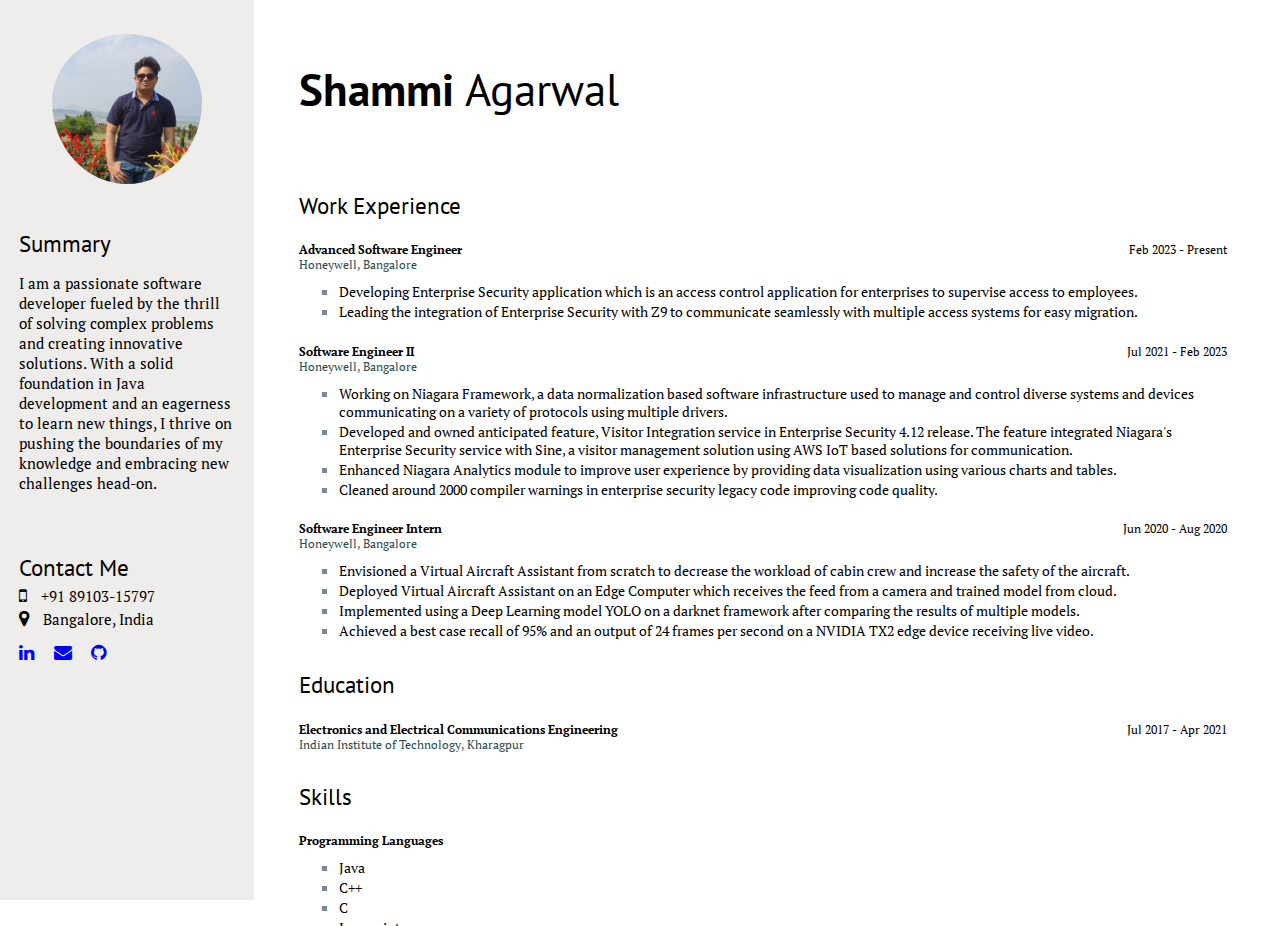
<file: index.html>
<!DOCTYPE html>
<html lang="en">
  <head>
    <meta charset="UTF-8" />
    <meta name="viewport" content="width=device-width, initial-scale=1.0" />
    <link
      rel="stylesheet"
      href="https://cdnjs.cloudflare.com/ajax/libs/font-awesome/4.7.0/css/font-awesome.min.css"
    />
    <link rel="stylesheet" href="./style/styles.css" />
    <link rel="preconnect" href="https://fonts.googleapis.com" />
    <link rel="preconnect" href="https://fonts.gstatic.com" crossorigin />
    <link
      href="https://fonts.googleapis.com/css2?family=PT+Sans&family=PT+Serif&display=swap"
      rel="stylesheet"
    />
    <title>My Resume</title>
  </head>
  <body>
    <div class="resume">
      <div class="about-me">
        <img src="./assets/images/profile.jpg" alt="profile picture" />
        <div class="summary">
          <h2>Summary</h2>
          <p>
            I am a passionate software developer fueled by the thrill of solving
            complex problems and creating innovative solutions. With a solid
            foundation in Java development and an eagerness to learn new things,
            I thrive on pushing the boundaries of my knowledge and embracing new
            challenges head-on.
          </p>
        </div>
        <div class="contact">
          <h2>Contact Me</h2>
          <span>
            <i class="fa fa-mobile"></i>
            +91 89103-15797
          </span>
          <span>
            <i class="fa fa-map-marker"></i>
            Bangalore, India
          </span>
          <div>
            <a
              href="https://www.linkedin.com/in/shammi-agarwal-b02268188"
              target="_blank"
            >
              <i class="fa fa-linkedin"></i>
            </a>
            <a href="mailto:shammi2k@gmail.com" target="_blank">
              <i class="fa fa-envelope"></i>
            </a>
            <a href="https://github.com/Shammi2k" target="_blank">
              <i class="fa fa-github"></i>
            </a>
          </div>
        </div>
      </div>
      <div class="resume-main">
        <h1><span>Shammi</span> Agarwal</h1>
        <div class="resume-content">
          <div class="experience">
            <h2>Work Experience</h2>
            <div class="bullet">
              <div class="title">
                <div class="first-line">
                  <div class="name">Advanced Software Engineer</div>
                  <div class="date">Feb 2023 - Present</div>
                </div>
                <div class="sub-heading">Honeywell, Bangalore</div>
              </div>
              <ul>
                <li>
                  Developing Enterprise Security application which is an access
                  control application for enterprises to supervise access to
                  employees.
                </li>
                <li>
                  Leading the integration of Enterprise Security with Z9 to
                  communicate seamlessly with multiple access systems for easy
                  migration.
                </li>
              </ul>
            </div>
            <div class="bullet">
              <div class="title">
                <div class="first-line">
                  <div class="name">Software Engineer II</div>
                  <div class="date">Jul 2021 - Feb 2023</div>
                </div>
                <div class="sub-heading">Honeywell, Bangalore</div>
              </div>
              <ul>
                <li>
                  Working on Niagara Framework, a data normalization based
                  software infrastructure used to manage and control diverse
                  systems and devices communicating on a variety of protocols
                  using multiple drivers.
                </li>
                <li>
                  Developed and owned anticipated feature, Visitor Integration
                  service in Enterprise Security 4.12 release. The feature
                  integrated Niagara's Enterprise Security service with Sine, a
                  visitor management solution using AWS IoT based solutions for
                  communication.
                </li>
                <li>
                  Enhanced Niagara Analytics module to improve user experience
                  by providing data visualization using various charts and
                  tables.
                </li>
                <li>
                  Cleaned around 2000 compiler warnings in enterprise security
                  legacy code improving code quality.
                </li>
              </ul>
            </div>
            <div class="bullet">
              <div class="title">
                <div class="first-line">
                  <div class="name">Software Engineer Intern</div>
                  <div class="date">Jun 2020 - Aug 2020</div>
                </div>
                <div class="sub-heading">Honeywell, Bangalore</div>
              </div>
              <ul>
                <li>
                  Envisioned a Virtual Aircraft Assistant from scratch to
                  decrease the workload of cabin crew and increase the safety of
                  the aircraft.
                </li>
                <li>
                  Deployed Virtual Aircraft Assistant on an Edge Computer which
                  receives the feed from a camera and trained model from cloud.
                </li>
                <li>
                  Implemented using a Deep Learning model YOLO on a darknet
                  framework after comparing the results of multiple models.
                </li>
                <li>
                  Achieved a best case recall of 95% and an output of 24 frames
                  per second on a NVIDIA TX2 edge device receiving live video.
                </li>
              </ul>
            </div>
          </div>
          <div class="education">
            <h2>Education</h2>
            <div class="bullet">
              <div class="title">
                <div class="first-line">
                  <div class="name">
                    Electronics and Electrical Communications Engineering
                  </div>
                  <div class="date">Jul 2017 - Apr 2021</div>
                </div>
                <div class="sub-heading">
                  Indian Institute of Technology, Kharagpur
                </div>
              </div>
            </div>
          </div>
          <div class="skills">
            <h2>Skills</h2>
            <div class="bullet">
              <div class="title">
                <div class="first-line">
                  <div class="name">Programming Languages</div>
                </div>
              </div>
              <ul>
                <li>Java</li>
                <li>C++</li>
                <li>C</li>
                <li>Javascript</li>
                <li>HTML5</li>
                <li>CSS</li>
                <li>Python</li>
              </ul>
            </div>
            <div class="bullet">
              <div class="title">
                <div class="first-line">
                  <div class="name">Domain Knowledge</div>
                </div>
              </div>
              <ul>
                <li>Amazon Web Services</li>
                <li>Azure Cloud</li>
                <li>Git</li>
                <li>Data Analytics</li>
              </ul>
            </div>
          </div>
          <div class="certifications">
            <h2>Licenses and Certificates</h2>
            <div class="bullet">
              <div class="title">
                <div class="first-line">
                  <div class="name">
                    Tridium Inc Certified Niagara Developer
                  </div>
                </div>
              </div>
              Niagara is a framework built on top of Java. In this
              certification, learnt and developed drivers and appliances in
              Niagara framework.
            </div>
            <div class="bullet">
              <div class="title">
                <div class="first-line">
                  <div class="name">
                    Microsoft Certified: Azure Fundamentals
                  </div>
                </div>
              </div>
              Certified for proper understand of the fundamentals of azure cloud
              and the various services offered by it.
            </div>
            <div class="bullet">
              <div class="title">
                <div class="first-line">
                  <div class="name">
                    Ultimate AWS Certified Solutions Architect Associate
                  </div>
                </div>
              </div>
              Practical implementation of multiple aws services and studying
              unique architectures built using these services
            </div>
          </div>
          <div class="awards">
            <h2>Awards</h2>
            <div class="bullet">
              <div class="title">
                <div class="first-line">
                  <div class="name">Bronze Award</div>
                  <div class="date">Oct 2023</div>
                </div>
                <div class="sub-heading">Honeywell, Bangalore</div>
              </div>
              Recognized for dedication towards driving the Niagara Access
              product to completion for MVO-1. Leadership, self-driven effort
              and countless hours towards the development of the product.
            </div>
            <div class="bullet">
              <div class="title">
                <div class="first-line">
                  <div class="name">Bronze Award</div>
                  <div class="date">Nov 2022</div>
                </div>
                <div class="sub-heading">Honeywell, Bangalore</div>
              </div>
              Recognized for resolving a critical release blocker bug and
              implementing an efficient solution in Niagara Analytics to handle
              memory leaks during caching.
            </div>
            <div class="bullet">
              <div class="title">
                <div class="first-line">
                  <div class="name">Silver Award</div>
                  <div class="date">Jul 2022</div>
                </div>
                <div class="sub-heading">Honeywell, Bangalore</div>
              </div>
              Recognized for Excellent Design, architecture, ownership and
              delivery on Sine Visitor Management Integration.
            </div>
            <div class="bullet">
              <div class="title">
                <div class="first-line">
                  <div class="name">Bronze Award</div>
                  <div class="date">May 2022</div>
                </div>
                <div class="sub-heading">Honeywell, Bangalore</div>
              </div>
              Recognized for excellent project understanding and innovative
              contribution as a fresher from college
            </div>
            <div class="bullet">
              <div class="title">
                <div class="first-line">
                  <div class="name">Bravo Award</div>
                  <div class="date">Aug 2020</div>
                </div>
                <div class="sub-heading">Honeywell, Bangalore</div>
              </div>
              Recognized during internship for envisioning the product, Virtual
              Aircraft Assistant and deploying it in a period of 8 weeks.
            </div>
            <div class="bullet">
              <div class="title">
                <div class="first-line">
                  <div class="name">Open IIT Product Designing : Silver</div>
                  <div class="date">Sep 2018</div>
                </div>
                <div class="sub-heading">
                  Indian Institute of Technology, Kharagpur
                </div>
              </div>
              Awarded second position out of 25 teams for conceptualizing a
              product to provide relief to patients suffering from Carpal Tunnel
              Syndrome
            </div>
          </div>
        </div>
      </div>
    </div>
  </body>
</html>
</file>
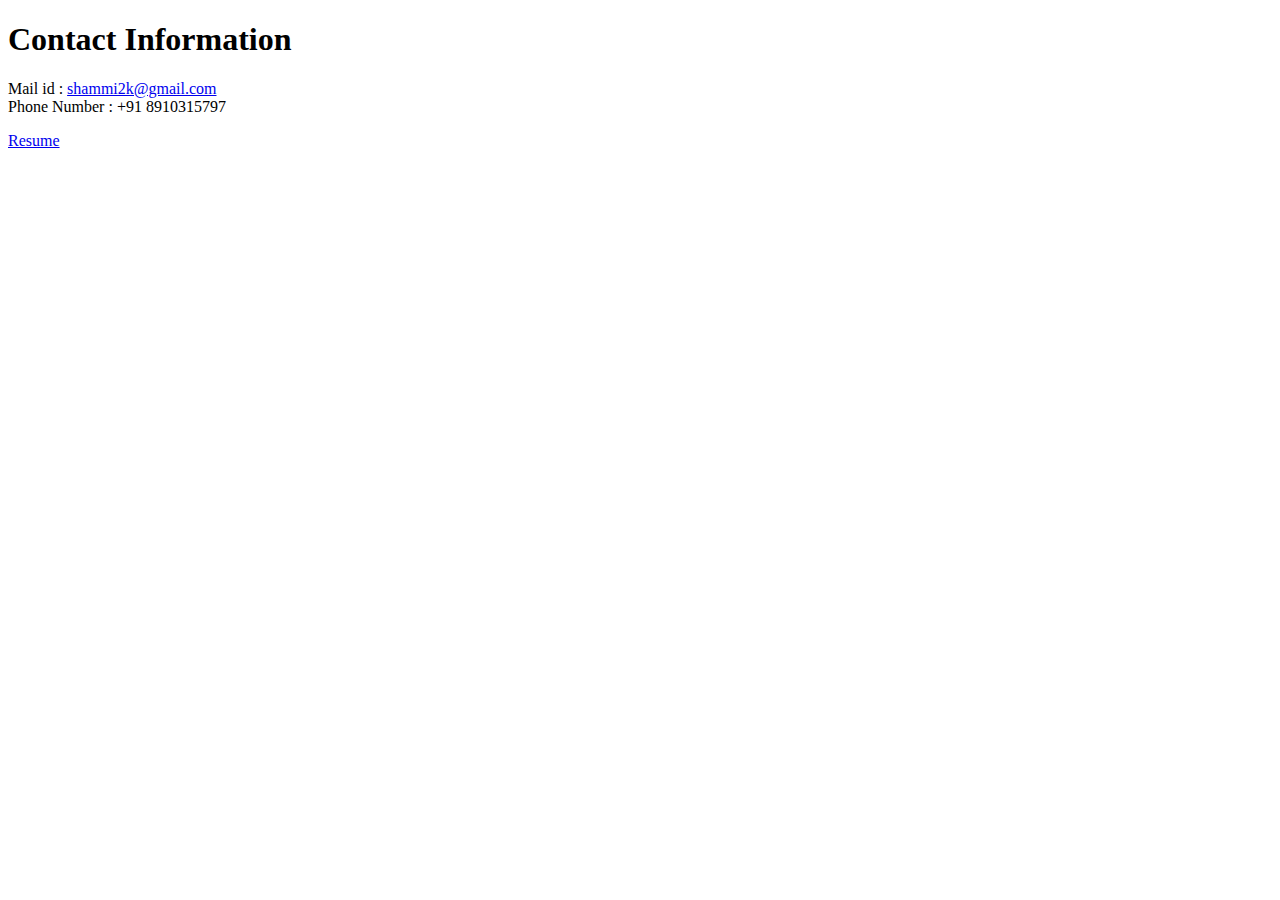
<file: public/contacts.html>
<!DOCTYPE html>
<html lang="en">
<head>
    <meta charset="UTF-8">
    <meta name="viewport" content="width=device-width, initial-scale=1.0">
    <title>Contact Details</title>
</head>
<body>
    <h1>Contact Information</h1>
    <p>
        Mail id : <a href="mailto:shammi2k@gmail.com">shammi2k@gmail.com</a><br>
        Phone Number : +91 8910315797
    </p>
    <a href="../index.html">Resume</a>
</body>
</html>
</file>
<file: style/styles.css>
body {
    margin-top: 0;
    margin-left: 0;
    font-family: "PT Serif", serif;
    font-size: 1rem;
    overflow: hidden;
}

h1 {
    font-family: "PT Sans", sans-serif;
    font-size: 3rem;
    font-weight: 100;
    padding-left: 3rem;
    padding-top: 2rem;
    margin-bottom: 0.7rem;
    height: 10vh;
}

h1 > span {
    font-weight: 1000;
}

.resume {
    display: grid;
    grid-template-columns: 1fr 4fr;
}

.about-me {
    display: flex;
    flex-direction: column;
    gap: 1rem;
    background-color: #EEEDEB;
    padding: 1.25rem;
}

.about-me > img {
    flex-basis: 1rem;
    padding-top: 1rem;
    width:10rem;
    border-radius: 50%;
    align-self: center;
}

h2 {
    font-family: "PT Sans", sans-serif;
    font-weight: 500;
    font-size: 1.5rem;
    margin-bottom: 0;
    margin-top: 2rem;
}

.contact {
    display: flex;
    flex-direction: column;
    gap: 0.25rem;
}

.fa {
    font-size: 1.2rem;
    padding-right: 0.66rem;
}

.contact > div {
    margin-top: 0.66rem;
    display: flex;
    gap: 0.66rem;
}

a:link, a:visited, a:hover, a:active {
    color: blue;
}

.resume-main {
    height: 100vh;
}

.resume-content {
    overflow: scroll;
    padding: 3rem;
    padding-top: 0;
    height: 80vh;
}

.name {
    font-size: 0.8rem;
    font-weight: 600;
}

.title {
    font-size: 0.8rem;
}

.first-line {
    display: flex;
    justify-content: space-between;
}

.sub-heading {
    color: darkslategray;
}

.bullet {
    padding-top: 1.5rem;
    font-size: 0.9rem;
}

.resume-content ul {
    padding-top: 0.6rem;
    list-style-type: square;
    margin: 0;
}

.resume-content li::marker {
    color: lightslategray;
    font-size: 1rem;
}

/* Smaller devices (All other cases) */
@media (min-width: 0px) {
    html {
        font-size: 9px;
    }
}

/* Small devices (landscape phones, 576px and up) */
@media (min-width: 576px) {
    html {
        font-size: 11px;
    }
}

/* Medium devices (tablets, 768px and up) */
@media (min-width: 768px) { 
    html {
        font-size: 12px;
    }
}

/* Large devices (desktops, 992px and up) */
@media (min-width: 992px) { 
    html {
        font-size: 13px;
    }
}

/* Extra large devices (large desktops, 1200px and up) */
@media (min-width: 1200px) { 
    html {
        font-size: 15px;
    }
}
</file>
